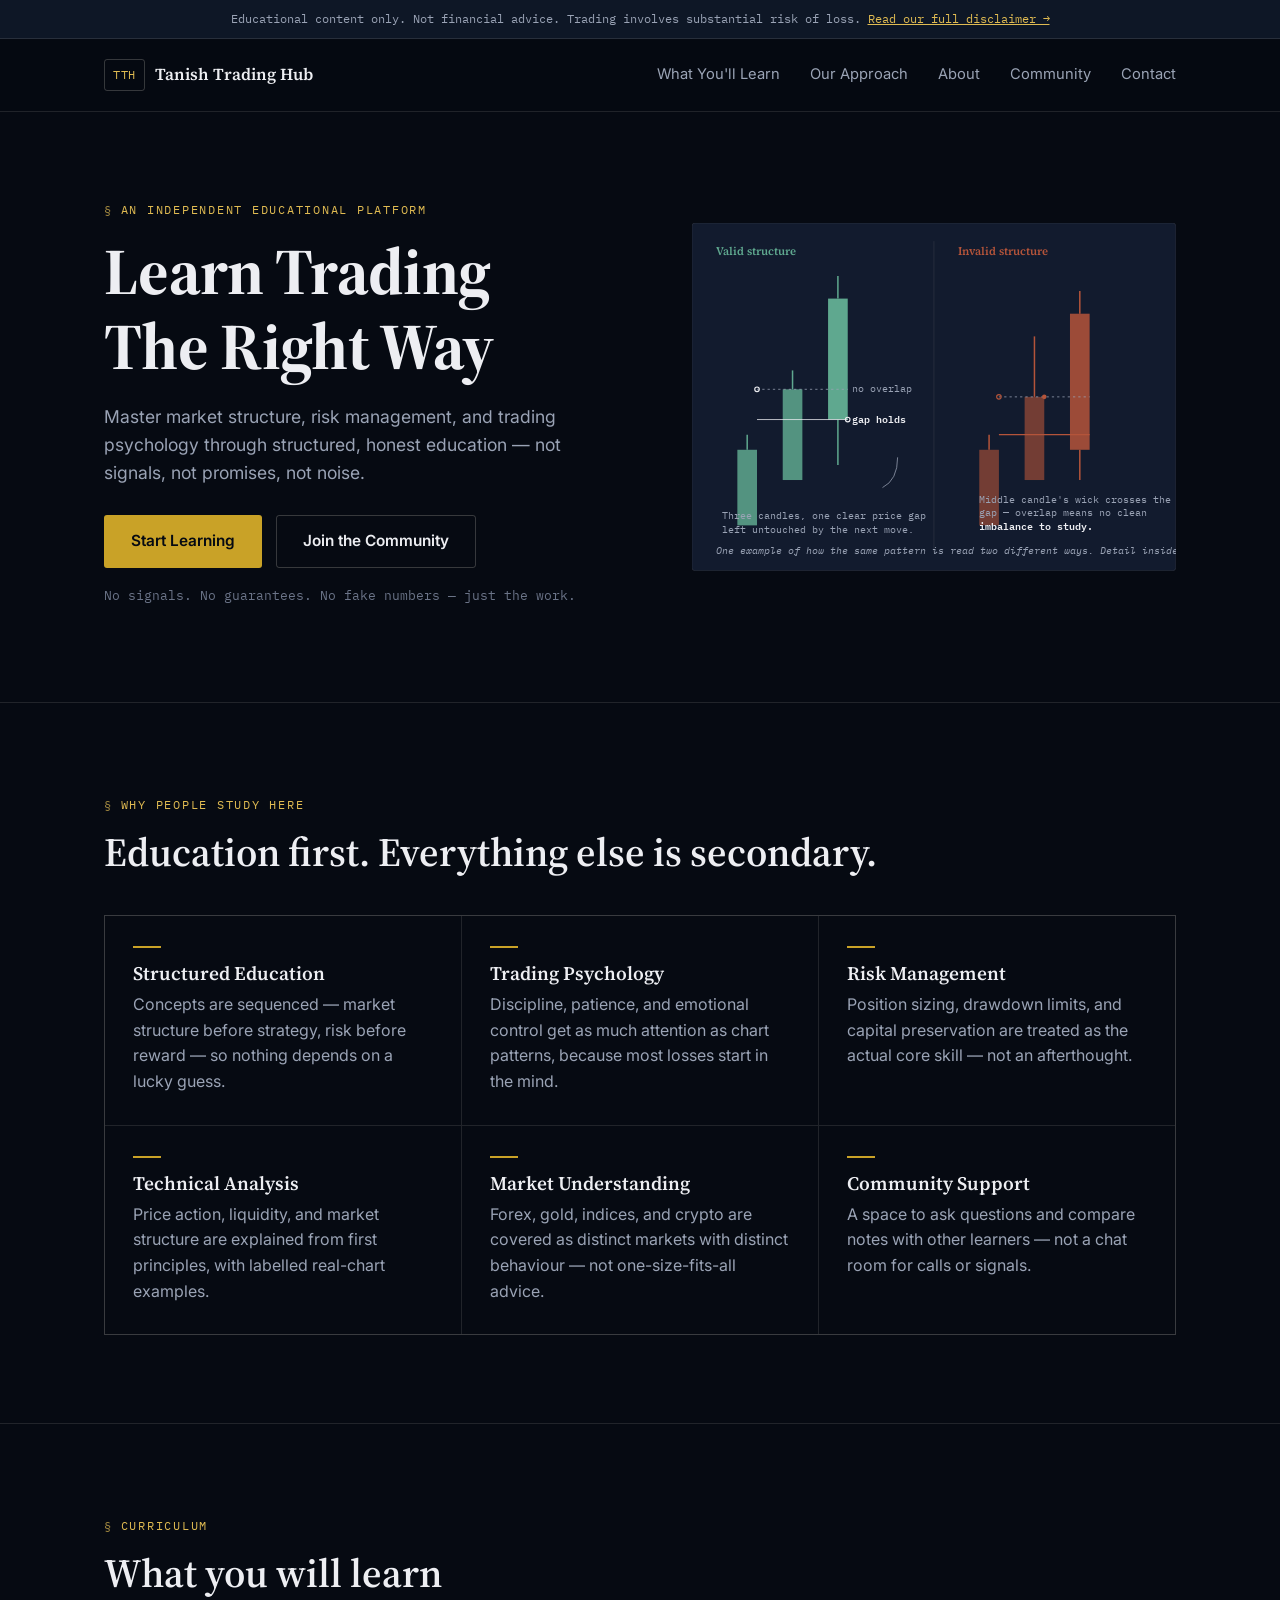
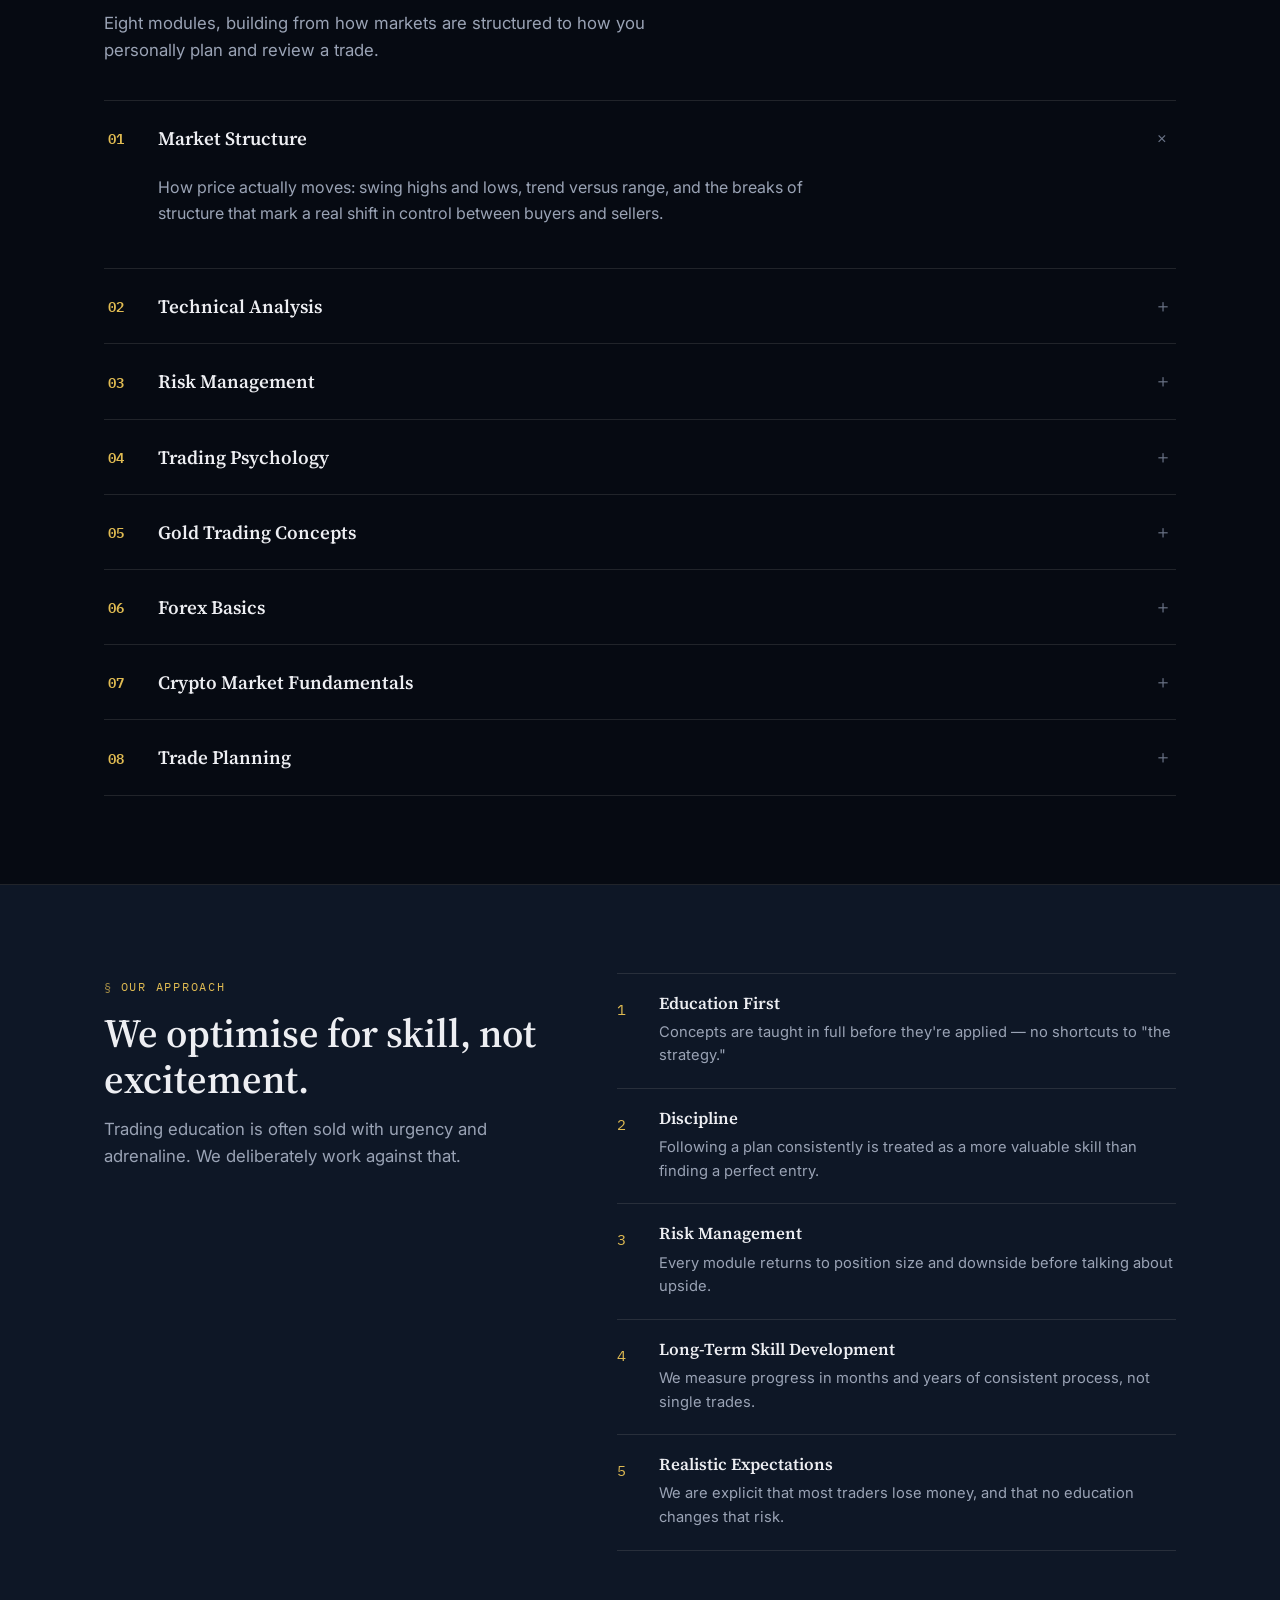
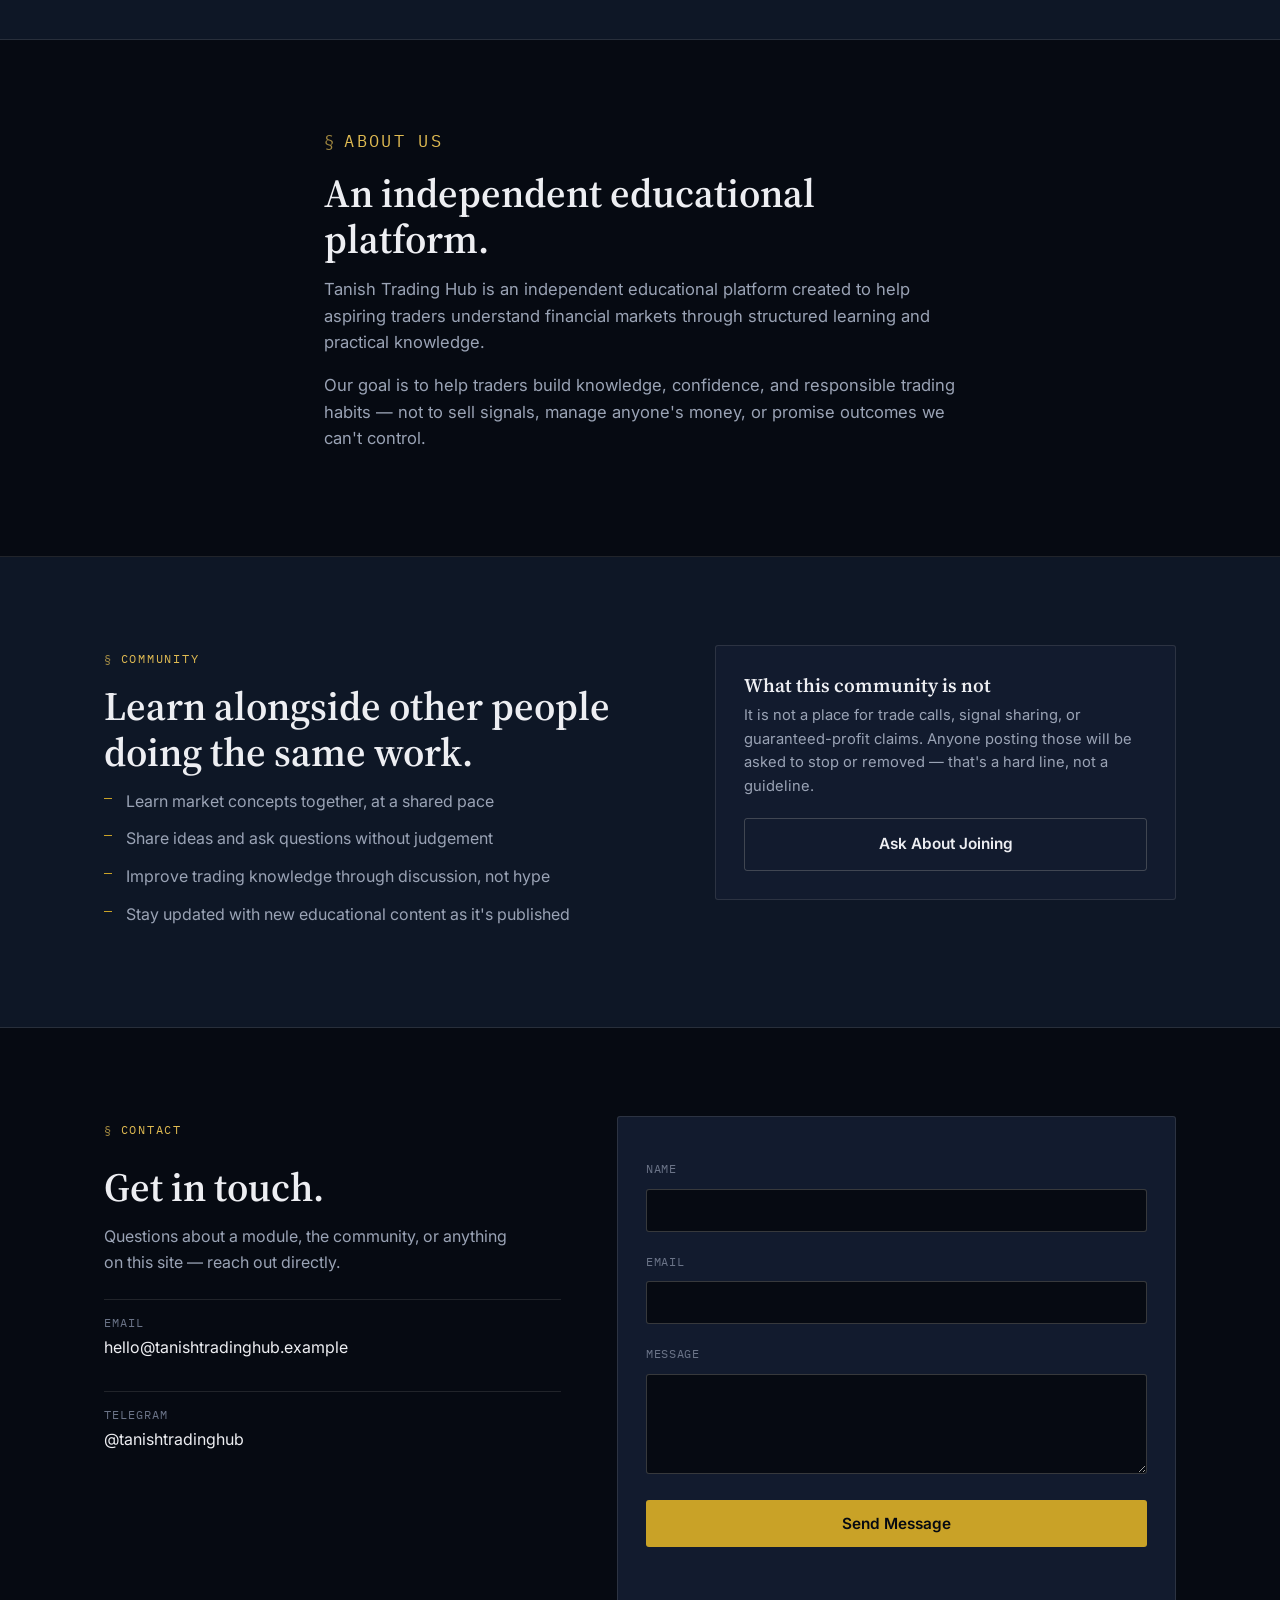
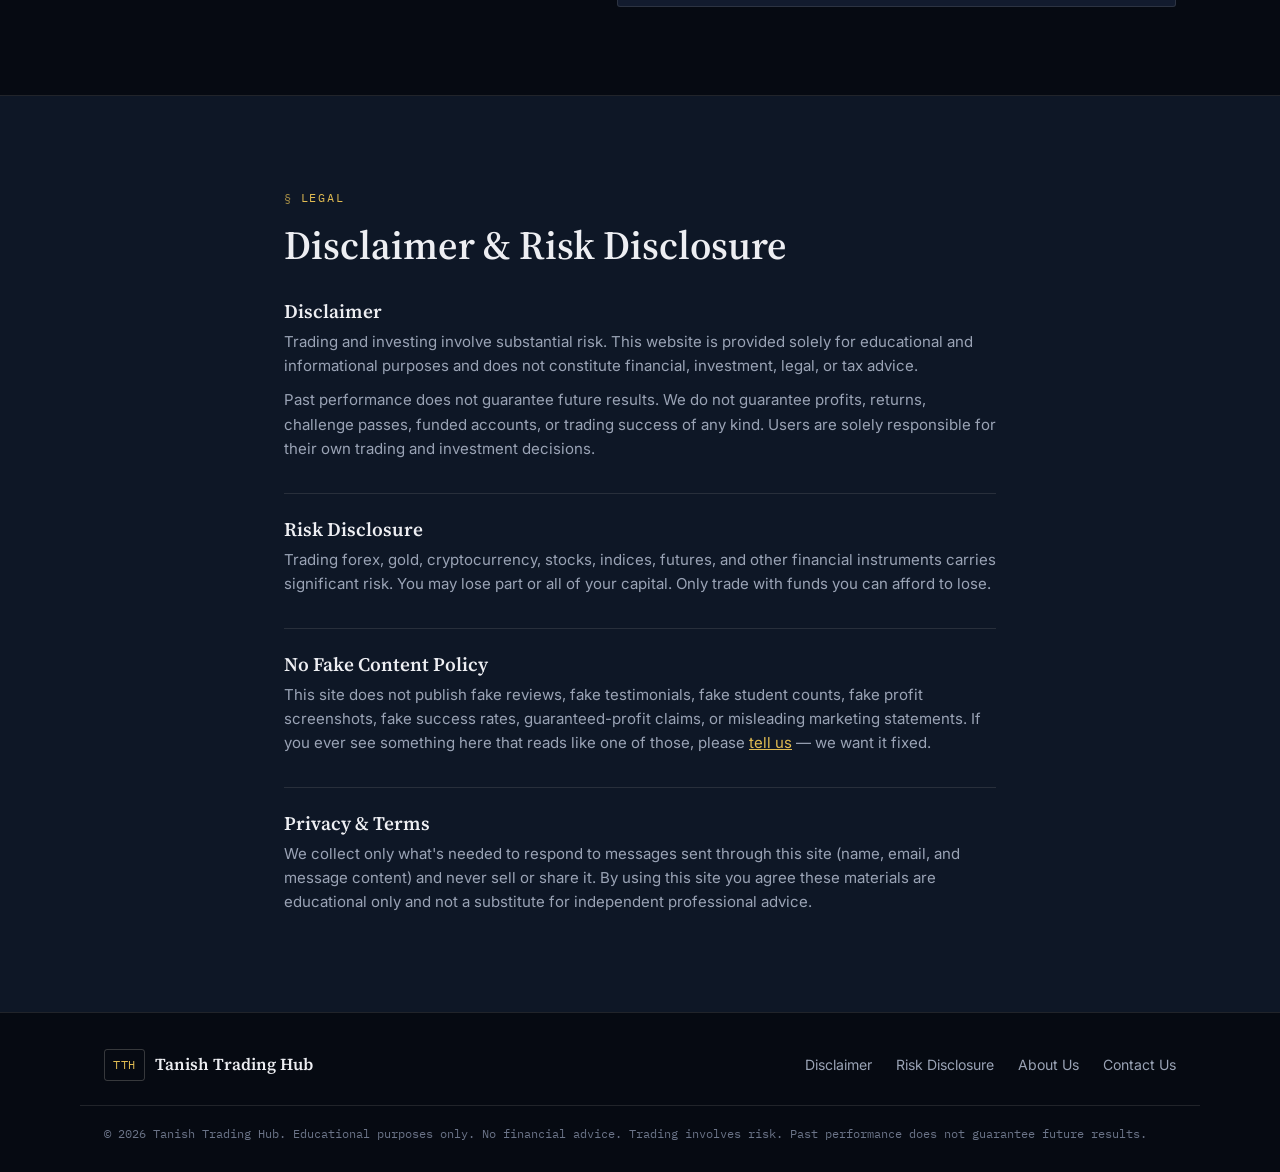
<file: index.html>
<!DOCTYPE html>
<html lang="en">
<head>
<meta charset="UTF-8">
<meta name="viewport" content="width=device-width, initial-scale=1.0">
<title>Tanish Trading Hub — Learn Trading The Right Way</title>
<meta name="description" content="Tanish Trading Hub is an independent educational platform teaching market structure, risk management, and trading psychology. Educational content only — not financial advice.">

<link rel="preconnect" href="https://fonts.googleapis.com">
<link rel="preconnect" href="https://fonts.gstatic.com" crossorigin>
<link href="https://fonts.googleapis.com/css2?family=Source+Serif+4:opsz,wght@8..60,400;8..60,500;8..60,600;8..60,700&family=Inter:wght@400;500;600;700&family=IBM+Plex+Mono:wght@400;500;600&display=swap" rel="stylesheet">

<link rel="stylesheet" href="style.css">
</head>
<body>

<!-- ============================================================
     SKIP LINK / ACCESSIBILITY
============================================================ -->
<a class="skip-link" href="#main">Skip to content</a>

<!-- ============================================================
     TOP NOTICE BAR — sets honest expectations immediately
============================================================ -->
<div class="notice-bar">
  <p>Educational content only. Not financial advice. Trading involves substantial risk of loss. <a href="#disclaimer">Read our full disclaimer →</a></p>
</div>

<!-- ============================================================
     HEADER / NAV
============================================================ -->
<header class="site-header">
  <div class="wrap header-inner">
    <a href="#main" class="brand">
      <span class="brand-mark" aria-hidden="true">TTH</span>
      <span class="brand-name">Tanish Trading Hub</span>
    </a>
    <nav class="main-nav" aria-label="Primary">
      <a href="#learn">What You'll Learn</a>
      <a href="#approach">Our Approach</a>
      <a href="#about">About</a>
      <a href="#community">Community</a>
      <a href="#contact">Contact</a>
    </nav>
    <button class="nav-toggle" id="navToggle" aria-expanded="false" aria-controls="mobileNav" aria-label="Open menu">
      <span></span><span></span><span></span>
    </button>
  </div>
  <nav class="mobile-nav" id="mobileNav" aria-label="Mobile">
    <a href="#learn">What You'll Learn</a>
    <a href="#approach">Our Approach</a>
    <a href="#about">About</a>
    <a href="#community">Community</a>
    <a href="#contact">Contact</a>
  </nav>
</header>

<main id="main">

<!-- ============================================================
     HERO
============================================================ -->
<section class="hero">
  <div class="wrap hero-inner">
    <div class="hero-copy">
      <p class="eyebrow">An independent educational platform</p>
      <h1>Learn Trading<br>The Right Way</h1>
      <p class="hero-sub">Master market structure, risk management, and trading psychology through structured, honest education — not signals, not promises, not noise.</p>
      <div class="hero-actions">
        <a href="#learn" class="btn btn-primary">Start Learning</a>
        <a href="#community" class="btn btn-secondary">Join the Community</a>
      </div>
      <p class="hero-fineprint">No signals. No guarantees. No fake numbers — just the work.</p>
    </div>

    <div class="hero-figure" aria-hidden="true">
      <!-- Signature diagram: annotated valid vs invalid market structure, hand-drawn feel -->
      <svg viewBox="0 0 640 460" xmlns="http://www.w3.org/2000/svg" role="img" aria-label="Diagram comparing a valid and an invalid price-imbalance pattern">
        <defs>
          <style>
            .lbl { font-family: 'IBM Plex Mono', monospace; font-size: 13px; fill: var(--ink-3); }
            .lbl-strong { font-family: 'IBM Plex Mono', monospace; font-size: 13px; fill: var(--paper); font-weight: 600; }
            .tag { font-family: 'Source Serif 4', serif; font-weight: 600; font-size: 15px; }
          </style>
        </defs>
        <rect x="0" y="0" width="640" height="460" rx="4" fill="var(--panel)" stroke="var(--line)" stroke-width="1"/>

        <!-- divider -->
        <line x1="320" y1="24" x2="320" y2="436" stroke="var(--line)" stroke-width="1"/>

        <!-- LEFT: valid structure -->
        <text x="32" y="42" class="tag" fill="var(--sage)">Valid structure</text>
        <rect x="60" y="300" width="26" height="100" fill="var(--sage)" opacity="0.85"/>
        <line x1="73" y1="280" x2="73" y2="300" stroke="var(--sage)" stroke-width="2"/>
        <rect x="120" y="220" width="26" height="120" fill="var(--sage)" opacity="0.85"/>
        <line x1="133" y1="195" x2="133" y2="220" stroke="var(--sage)" stroke-width="2"/>
        <rect x="180" y="100" width="26" height="160" fill="var(--sage)"/>
        <line x1="193" y1="70" x2="193" y2="100" stroke="var(--sage)" stroke-width="2"/>
        <line x1="193" y1="260" x2="193" y2="320" stroke="var(--sage)" stroke-width="2"/>
        <!-- gap markers -->
        <line x1="86" y1="220" x2="206" y2="220" stroke="var(--ink-3)" stroke-width="1" stroke-dasharray="3 4"/>
        <line x1="86" y1="260" x2="206" y2="260" stroke="var(--paper)" stroke-width="1"/>
        <circle cx="86" cy="220" r="3" fill="none" stroke="var(--paper)" stroke-width="1.5"/>
        <circle cx="206" cy="260" r="3" fill="none" stroke="var(--paper)" stroke-width="1.5"/>
        <text x="212" y="224" class="lbl">no overlap</text>
        <text x="212" y="264" class="lbl-strong">gap holds</text>
        <path d="M252 350 q20 -10 20 -40" stroke="var(--ink-3)" stroke-width="1" fill="none"/>
        <text x="40" y="392" class="lbl">Three candles, one clear price gap</text>
        <text x="40" y="410" class="lbl">left untouched by the next move.</text>

        <!-- RIGHT: invalid structure -->
        <text x="352" y="42" class="tag" fill="var(--clay)">Invalid structure</text>
        <rect x="380" y="300" width="26" height="100" fill="var(--clay)" opacity="0.6"/>
        <line x1="393" y1="280" x2="393" y2="300" stroke="var(--clay)" stroke-width="2"/>
        <rect x="440" y="230" width="26" height="110" fill="var(--clay)" opacity="0.6"/>
        <line x1="453" y1="150" x2="453" y2="230" stroke="var(--clay)" stroke-width="2"/>
        <rect x="500" y="120" width="26" height="180" fill="var(--clay)" opacity="0.85"/>
        <line x1="513" y1="90" x2="513" y2="120" stroke="var(--clay)" stroke-width="2"/>
        <line x1="513" y1="300" x2="513" y2="340" stroke="var(--clay)" stroke-width="2"/>
        <line x1="406" y1="230" x2="526" y2="230" stroke="var(--ink-3)" stroke-width="1" stroke-dasharray="3 4"/>
        <line x1="406" y1="280" x2="526" y2="280" stroke="var(--clay)" stroke-width="1.5"/>
        <circle cx="406" cy="230" r="3" fill="none" stroke="var(--clay)" stroke-width="1.5"/>
        <circle cx="466" cy="230" r="3" fill="var(--clay)"/>
        <text x="380" y="370" class="lbl">Middle candle's wick crosses the</text>
        <text x="380" y="388" class="lbl">gap — overlap means no clean</text>
        <text x="380" y="406" class="lbl-strong">imbalance to study.</text>

        <text x="32" y="438" class="lbl" fill="var(--ink-3)" font-style="italic">One example of how the same pattern is read two different ways. Detail inside.</text>
      </svg>
    </div>
  </div>
</section>

<!-- ============================================================
     WHY CHOOSE US
============================================================ -->
<section class="why" id="why">
  <div class="wrap">
    <p class="eyebrow">Why people study here</p>
    <h2>Education first. Everything else is secondary.</h2>
    <div class="why-grid">
      <article class="why-card">
        <h3>Structured Education</h3>
        <p>Concepts are sequenced — market structure before strategy, risk before reward — so nothing depends on a lucky guess.</p>
      </article>
      <article class="why-card">
        <h3>Trading Psychology</h3>
        <p>Discipline, patience, and emotional control get as much attention as chart patterns, because most losses start in the mind.</p>
      </article>
      <article class="why-card">
        <h3>Risk Management</h3>
        <p>Position sizing, drawdown limits, and capital preservation are treated as the actual core skill — not an afterthought.</p>
      </article>
      <article class="why-card">
        <h3>Technical Analysis</h3>
        <p>Price action, liquidity, and market structure are explained from first principles, with labelled real-chart examples.</p>
      </article>
      <article class="why-card">
        <h3>Market Understanding</h3>
        <p>Forex, gold, indices, and crypto are covered as distinct markets with distinct behaviour — not one-size-fits-all advice.</p>
      </article>
      <article class="why-card">
        <h3>Community Support</h3>
        <p>A space to ask questions and compare notes with other learners — not a chat room for calls or signals.</p>
      </article>
    </div>
  </div>
</section>

<!-- ============================================================
     WHAT YOU WILL LEARN — curriculum
============================================================ -->
<section class="learn" id="learn">
  <div class="wrap">
    <p class="eyebrow">Curriculum</p>
    <h2>What you will learn</h2>
    <p class="section-lead">Eight modules, building from how markets are structured to how you personally plan and review a trade.</p>

    <div class="module-list">
      <details class="module" open>
        <summary><span class="module-no">01</span> Market Structure <span class="chev" aria-hidden="true">＋</span></summary>
        <div class="module-body">
          <p>How price actually moves: swing highs and lows, trend versus range, and the breaks of structure that mark a real shift in control between buyers and sellers.</p>
        </div>
      </details>

      <details class="module">
        <summary><span class="module-no">02</span> Technical Analysis <span class="chev" aria-hidden="true">＋</span></summary>
        <div class="module-body">
          <p>Reading candles, support and resistance, and the higher-timeframe context that gives any individual setup meaning. Includes annotated walk-throughs of:</p>
          <div class="concept-grid">
            <div class="concept">
              <h4>Order Blocks</h4>
              <p>A cluster of candles right before a strong, decisive move — read on the chart as the footprint of larger participants entering the market.</p>
              <svg viewBox="0 0 280 170" class="concept-svg" role="img" aria-label="Order block diagram on daily and 15-minute timeframes">
                <rect x="0" y="0" width="280" height="170" fill="var(--paper-2)"/>
                <line x1="140" y1="14" x2="140" y2="156" stroke="var(--line)"/>
                <!-- left: daily -->
                <line x1="34" y1="70" x2="34" y2="118" stroke="var(--ink-1)" stroke-width="1.5"/>
                <rect x="28" y="78" width="12" height="34" fill="var(--ink-1)"/>
                <line x1="56" y1="60" x2="56" y2="100" stroke="var(--ink-1)" stroke-width="1.5"/>
                <rect x="50" y="62" width="12" height="32" fill="var(--paper)" stroke="var(--ink-1)"/>
                <line x1="78" y1="30" x2="78" y2="80" stroke="var(--ink-1)" stroke-width="1.5"/>
                <rect x="72" y="34" width="12" height="40" fill="var(--paper)" stroke="var(--ink-1)"/>
                <rect x="20" y="112" width="64" height="14" fill="var(--gold)" opacity="0.35"/>
                <text x="22" y="148" font-family="IBM Plex Mono, monospace" font-size="11" fill="var(--ink-3)">daily timeframe</text>
                <!-- right: 15m zoom -->
                <polyline points="160,90 168,95 176,88 184,100 192,96 200,80 208,70 216,62 224,55 232,50 240,46 248,42 256,40" fill="none" stroke="var(--sage)" stroke-width="2"/>
                <rect x="184" y="100" width="60" height="10" fill="var(--gold)" opacity="0.35"/>
                <text x="160" y="148" font-family="IBM Plex Mono, monospace" font-size="11" fill="var(--ink-3)">15-min timeframe</text>
              </svg>
            </div>
            <div class="concept">
              <h4>Liquidity Sweeps</h4>
              <p>A short, sharp move past an obvious high or low — clearing out stop orders resting there — just before price reverses in the opposite direction.</p>
              <svg viewBox="0 0 280 170" class="concept-svg" role="img" aria-label="Liquidity sweep diagram showing price dipping below a level before reversing higher">
                <rect x="0" y="0" width="280" height="170" fill="var(--paper-2)"/>
                <polyline points="20,130 55,80 80,105 100,92 130,125 150,138 175,100 230,28" fill="none" stroke="var(--ink-1)" stroke-width="2"/>
                <line x1="100" y1="125" x2="175" y2="125" stroke="var(--clay)" stroke-width="1.5" stroke-dasharray="4 3"/>
                <circle cx="150" cy="138" r="4" fill="var(--clay)"/>
                <text x="100" y="150" font-family="IBM Plex Mono, monospace" font-size="11" fill="var(--clay)">sweep below level</text>
                <text x="178" y="60" font-family="IBM Plex Mono, monospace" font-size="11" fill="var(--sage)">reversal</text>
              </svg>
            </div>
            <div class="concept">
              <h4>Fair Value Gaps</h4>
              <p>A three-candle imbalance left behind by a fast move — one candle's wick fails to overlap the next, leaving a visible, unfilled gap in price.</p>
              <svg viewBox="0 0 280 170" class="concept-svg" role="img" aria-label="Fair value gap diagram showing a price gap between three candles">
                <rect x="0" y="0" width="280" height="170" fill="var(--paper-2)"/>
                <line x1="60" y1="120" x2="60" y2="150" stroke="var(--ink-1)" stroke-width="1.5"/>
                <rect x="52" y="130" width="16" height="20" fill="var(--ink-1)"/>
                <line x1="110" y1="80" x2="110" y2="135" stroke="var(--sage)" stroke-width="1.5"/>
                <rect x="102" y="88" width="16" height="40" fill="var(--paper)" stroke="var(--sage)"/>
                <line x1="160" y1="30" x2="160" y2="100" stroke="var(--sage)" stroke-width="1.5"/>
                <rect x="152" y="34" width="16" height="56" fill="var(--sage)"/>
                <line x1="68" y1="118" x2="160" y2="118" stroke="var(--ink-3)" stroke-width="1" stroke-dasharray="3 4"/>
                <line x1="68" y1="100" x2="160" y2="100" stroke="var(--gold)" stroke-width="1.5"/>
                <rect x="68" y="100" width="92" height="18" fill="var(--gold)" opacity="0.25"/>
                <text x="180" y="112" font-family="IBM Plex Mono, monospace" font-size="11" fill="var(--gold-text)">unfilled gap</text>
              </svg>
            </div>
          </div>
          <p class="module-note">These are descriptive tools for reading a chart, not predictive signals — every pattern fails sometimes, and none of them remove the need for risk management.</p>
        </div>
      </details>

      <details class="module">
        <summary><span class="module-no">03</span> Risk Management <span class="chev" aria-hidden="true">＋</span></summary>
        <div class="module-body">
          <p>Position sizing, stop placement, risk-per-trade limits, and why protecting capital matters more than any single winning trade.</p>
        </div>
      </details>

      <details class="module">
        <summary><span class="module-no">04</span> Trading Psychology <span class="chev" aria-hidden="true">＋</span></summary>
        <div class="module-body">
          <p>Recognising revenge trading, overconfidence, and fear-driven exits — and building habits that hold up under real pressure.</p>
        </div>
      </details>

      <details class="module">
        <summary><span class="module-no">05</span> Gold Trading Concepts <span class="chev" aria-hidden="true">＋</span></summary>
        <div class="module-body">
          <p>What moves gold specifically: real yields, the dollar, and risk sentiment, and how its volatility differs from other markets.</p>
        </div>
      </details>

      <details class="module">
        <summary><span class="module-no">06</span> Forex Basics <span class="chev" aria-hidden="true">＋</span></summary>
        <div class="module-body">
          <p>Currency pairs, pip value, sessions and overlaps, and the macro calendar events that tend to move the forex market.</p>
        </div>
      </details>

      <details class="module">
        <summary><span class="module-no">07</span> Crypto Market Fundamentals <span class="chev" aria-hidden="true">＋</span></summary>
        <div class="module-body">
          <p>How crypto's 24/7 nature, liquidity gaps, and narrative-driven swings change the way structure and risk should be approached.</p>
        </div>
      </details>

      <details class="module">
        <summary><span class="module-no">08</span> Trade Planning <span class="chev" aria-hidden="true">＋</span></summary>
        <div class="module-body">
          <p>Writing a plan before entry — thesis, invalidation, target, and size — and reviewing the outcome honestly afterward.</p>
        </div>
      </details>
    </div>
  </div>
</section>

<!-- ============================================================
     OUR APPROACH
============================================================ -->
<section class="approach" id="approach">
  <div class="wrap approach-inner">
    <div class="approach-copy">
      <p class="eyebrow">Our approach</p>
      <h2>We optimise for skill, not excitement.</h2>
      <p class="section-lead">Trading education is often sold with urgency and adrenaline. We deliberately work against that.</p>
    </div>
    <ul class="approach-list">
      <li><span class="approach-num">1</span><div><h3>Education First</h3><p>Concepts are taught in full before they're applied — no shortcuts to "the strategy."</p></div></li>
      <li><span class="approach-num">2</span><div><h3>Discipline</h3><p>Following a plan consistently is treated as a more valuable skill than finding a perfect entry.</p></div></li>
      <li><span class="approach-num">3</span><div><h3>Risk Management</h3><p>Every module returns to position size and downside before talking about upside.</p></div></li>
      <li><span class="approach-num">4</span><div><h3>Long-Term Skill Development</h3><p>We measure progress in months and years of consistent process, not single trades.</p></div></li>
      <li><span class="approach-num">5</span><div><h3>Realistic Expectations</h3><p>We are explicit that most traders lose money, and that no education changes that risk.</p></div></li>
    </ul>
  </div>
</section>

<!-- ============================================================
     ABOUT
============================================================ -->
<section class="about" id="about">
  <div class="wrap about-inner">
    <p class="eyebrow">About us</p>
    <h2>An independent educational platform.</h2>
    <p>Tanish Trading Hub is an independent educational platform created to help aspiring traders understand financial markets through structured learning and practical knowledge.</p>
    <p>Our goal is to help traders build knowledge, confidence, and responsible trading habits — not to sell signals, manage anyone's money, or promise outcomes we can't control.</p>
  </div>
</section>

<!-- ============================================================
     COMMUNITY
============================================================ -->
<section class="community" id="community">
  <div class="wrap community-inner">
    <div>
      <p class="eyebrow">Community</p>
      <h2>Learn alongside other people doing the same work.</h2>
      <ul class="plain-list">
        <li>Learn market concepts together, at a shared pace</li>
        <li>Share ideas and ask questions without judgement</li>
        <li>Improve trading knowledge through discussion, not hype</li>
        <li>Stay updated with new educational content as it's published</li>
      </ul>
    </div>
    <div class="community-card">
      <h3>What this community is not</h3>
      <p>It is not a place for trade calls, signal sharing, or guaranteed-profit claims. Anyone posting those will be asked to stop or removed — that's a hard line, not a guideline.</p>
      <a href="#contact" class="btn btn-secondary btn-block">Ask About Joining</a>
    </div>
  </div>
</section>

<!-- ============================================================
     CONTACT
============================================================ -->
<section class="contact" id="contact">
  <div class="wrap contact-inner">
    <div class="contact-copy">
      <p class="eyebrow">Contact</p>
      <h2>Get in touch.</h2>
      <p>Questions about a module, the community, or anything on this site — reach out directly.</p>
      <div class="contact-methods">
        <a href="mailto:hello@tanishtradinghub.example">
          <span class="contact-label">Email</span>
          <span class="contact-value">hello@tanishtradinghub.example</span>
        </a>
        <a href="https://t.me/tanishtradinghub" target="_blank" rel="noopener">
          <span class="contact-label">Telegram</span>
          <span class="contact-value">@tanishtradinghub</span>
        </a>
      </div>
    </div>

    <form class="contact-form" id="contactForm">
      <label for="cf-name">Name</label>
      <input type="text" id="cf-name" name="name" required>

      <label for="cf-email">Email</label>
      <input type="email" id="cf-email" name="email" required>

      <label for="cf-message">Message</label>
      <textarea id="cf-message" name="message" rows="4" required></textarea>

      <button type="submit" class="btn btn-primary btn-block">Send Message</button>
      <p class="form-status" id="formStatus" role="status"></p>
    </form>
  </div>
</section>

<!-- ============================================================
     LEGAL: DISCLAIMER / RISK DISCLOSURE
============================================================ -->
<section class="legal" id="disclaimer">
  <div class="wrap legal-inner">
    <p class="eyebrow">Legal</p>
    <h2>Disclaimer &amp; Risk Disclosure</h2>

    <div class="legal-block">
      <h3>Disclaimer</h3>
      <p>Trading and investing involve substantial risk. This website is provided solely for educational and informational purposes and does not constitute financial, investment, legal, or tax advice.</p>
      <p>Past performance does not guarantee future results. We do not guarantee profits, returns, challenge passes, funded accounts, or trading success of any kind. Users are solely responsible for their own trading and investment decisions.</p>
    </div>

    <div class="legal-block">
      <h3>Risk Disclosure</h3>
      <p>Trading forex, gold, cryptocurrency, stocks, indices, futures, and other financial instruments carries significant risk. You may lose part or all of your capital. Only trade with funds you can afford to lose.</p>
    </div>

    <div class="legal-block">
      <h3>No Fake Content Policy</h3>
      <p>This site does not publish fake reviews, fake testimonials, fake student counts, fake profit screenshots, fake success rates, guaranteed-profit claims, or misleading marketing statements. If you ever see something here that reads like one of those, please <a href="#contact">tell us</a> — we want it fixed.</p>
    </div>

    <div class="legal-block">
      <h3>Privacy &amp; Terms</h3>
      <p>We collect only what's needed to respond to messages sent through this site (name, email, and message content) and never sell or share it. By using this site you agree these materials are educational only and not a substitute for independent professional advice.</p>
    </div>
  </div>
</section>

</main>

<!-- ============================================================
     FOOTER
============================================================ -->
<footer class="site-footer">
  <div class="wrap footer-inner">
    <div class="footer-brand">
      <span class="brand-mark" aria-hidden="true">TTH</span>
      <span class="brand-name">Tanish Trading Hub</span>
    </div>
    <nav class="footer-nav" aria-label="Footer">
      <a href="#disclaimer">Disclaimer</a>
      <a href="#disclaimer">Risk Disclosure</a>
      <a href="#about">About Us</a>
      <a href="#contact">Contact Us</a>
    </nav>
  </div>
  <div class="wrap footer-fine">
    <p>© 2026 Tanish Trading Hub. Educational purposes only. No financial advice. Trading involves risk. Past performance does not guarantee future results.</p>
  </div>
</footer>

<script src="script.js"></script>
</body>
</html>
</file>
<file: style.css>
/* ==================================================================
   TANISH TRADING HUB — Design tokens
   Direction: editorial "research note", not SaaS glassmorphism.
   Palette: ink navy, paper text, muted slate panels, restrained
   gold accent, sage (valid/calm), clay (risk/warning).
   ================================================================== */
:root{
  --ink-0:      #060a12;   /* page base, near-black navy */
  --ink-1:      #0e1726;   /* deepest panel */
  --panel:      #121b2e;   /* card / diagram background */
  --paper-2:    #182338;   /* secondary panel, concept cards */
  --line:       rgba(225, 222, 209, 0.12);
  --line-strong:rgba(225, 222, 209, 0.22);

  --paper:      #EDEEF2;   /* primary text */
  --ink-3:      #9aa3b5;   /* secondary text */
  --ink-4:      #6b7488;   /* tertiary / fine print */

  --gold:       #c9a227;   /* restrained accent, never neon */
  --gold-text:  #e0bb52;
  --sage:       #5fa88f;   /* valid / calm / educational marker */
  --clay:       #b4543a;   /* risk / invalid marker */

  --f-display: 'Source Serif 4', serif;
  --f-body:    'Inter', sans-serif;
  --f-mono:    'IBM Plex Mono', monospace;

  --radius: 3px;
  --wrap-w: 1120px;
}

*{ margin:0; padding:0; box-sizing:border-box; }
html{ scroll-behavior:smooth; }
body{
  background:var(--ink-0);
  color:var(--paper);
  font-family:var(--f-body);
  line-height:1.6;
  -webkit-font-smoothing:antialiased;
}
img{ max-width:100%; display:block; }
a{ color:inherit; text-decoration:none; }
ul{ list-style:none; }
button{ font-family:inherit; cursor:pointer; }

::selection{ background:var(--gold); color:var(--ink-0); }

.wrap{ max-width:var(--wrap-w); margin:0 auto; padding:0 24px; }

.skip-link{
  position:absolute; left:-999px; top:auto;
}
.skip-link:focus{
  left:16px; top:16px; z-index:999;
  background:var(--gold); color:var(--ink-0);
  padding:10px 16px; border-radius:var(--radius);
}

:focus-visible{
  outline:2px solid var(--gold);
  outline-offset:3px;
}

@media (prefers-reduced-motion: reduce){
  *{ animation-duration:0.01ms !important; transition-duration:0.01ms !important; }
  html{ scroll-behavior:auto; }
}

/* ==================================================================
   TYPE SCALE
   ================================================================== */
h1, h2, h3, h4{ font-family:var(--f-display); font-weight:600; color:var(--paper); line-height:1.15; }
h1{ font-size:clamp(2.4rem, 5.6vw, 4.1rem); font-weight:700; letter-spacing:-0.01em; }
h2{ font-size:clamp(1.7rem, 3.2vw, 2.5rem); margin-bottom:14px; }
h3{ font-size:1.2rem; margin-bottom:8px; }
h4{ font-size:1.02rem; margin-bottom:6px; }

p{ color:var(--ink-3); }

.eyebrow{
  font-family:var(--f-mono); font-size:0.78rem; letter-spacing:0.14em;
  text-transform:uppercase; color:var(--gold-text);
  margin-bottom:14px; display:inline-flex; align-items:center; gap:8px;
}
.eyebrow::before{ content:'§'; opacity:0.7; }

.section-lead{
  max-width:620px; font-size:1.05rem; margin-top:6px;
}

/* ==================================================================
   BUTTONS
   ================================================================== */
.btn{
  display:inline-flex; align-items:center; justify-content:center;
  padding:13px 26px; border-radius:var(--radius); font-weight:600;
  font-size:0.96rem; border:1px solid transparent;
  transition:transform 0.18s ease, background 0.18s ease, border-color 0.18s ease;
  white-space:nowrap;
}
.btn-primary{
  background:var(--gold); color:var(--ink-0);
}
.btn-primary:hover{ transform:translateY(-1px); background:var(--gold-text); }
.btn-secondary{
  background:transparent; color:var(--paper); border-color:var(--line-strong);
}
.btn-secondary:hover{ border-color:var(--gold); color:var(--gold-text); }
.btn-block{ width:100%; }

/* ==================================================================
   NOTICE BAR
   ================================================================== */
.notice-bar{
  background:var(--ink-1); border-bottom:1px solid var(--line);
  text-align:center; padding:9px 16px;
}
.notice-bar p{
  font-family:var(--f-mono); font-size:0.78rem; color:var(--ink-3);
}
.notice-bar a{ color:var(--gold-text); text-decoration:underline; }

/* ==================================================================
   HEADER
   ================================================================== */
.site-header{
  position:sticky; top:0; z-index:50;
  background:rgba(6,10,18,0.92); backdrop-filter:blur(8px);
  border-bottom:1px solid var(--line);
}
.header-inner{
  display:flex; align-items:center; justify-content:space-between;
  height:72px;
}
.brand{ display:flex; align-items:center; gap:10px; }
.brand-mark{
  font-family:var(--f-mono); font-size:0.78rem; letter-spacing:0.05em;
  border:1px solid var(--line-strong); border-radius:var(--radius);
  padding:5px 8px; color:var(--gold-text);
}
.brand-name{ font-family:var(--f-display); font-weight:600; font-size:1.05rem; }

.main-nav{ display:flex; gap:30px; }
.main-nav a{
  font-size:0.92rem; color:var(--ink-3); transition:color 0.15s ease;
}
.main-nav a:hover{ color:var(--paper); }

.nav-toggle{ display:none; background:none; border:none; flex-direction:column; gap:5px; padding:6px; }
.nav-toggle span{ width:22px; height:1.5px; background:var(--paper); display:block; }

.mobile-nav{
  display:none; flex-direction:column;
  background:var(--ink-1); border-bottom:1px solid var(--line);
}
.mobile-nav a{ padding:14px 24px; border-top:1px solid var(--line); color:var(--ink-3); }
.mobile-nav.open{ display:flex; }

@media (max-width: 860px){
  .main-nav{ display:none; }
  .nav-toggle{ display:flex; }
}

/* ==================================================================
   HERO
   ================================================================== */
.hero{ padding:84px 0 96px; border-bottom:1px solid var(--line); }
.hero-inner{
  display:grid; grid-template-columns:1.1fr 1fr; gap:56px; align-items:center;
}
.hero-copy h1{ margin-bottom:18px; }
.hero-sub{ font-size:1.1rem; max-width:480px; margin-bottom:28px; }
.hero-actions{ display:flex; gap:14px; flex-wrap:wrap; margin-bottom:18px; }
.hero-fineprint{ font-family:var(--f-mono); font-size:0.8rem; color:var(--ink-4); }

.hero-figure svg{ width:100%; height:auto; }

@media (max-width: 920px){
  .hero-inner{ grid-template-columns:1fr; }
  .hero{ padding:56px 0 64px; }
}

/* ==================================================================
   WHY GRID
   ================================================================== */
.why{ padding:88px 0; border-bottom:1px solid var(--line); }
.why-grid{
  display:grid; grid-template-columns:repeat(3, 1fr); gap:1px;
  background:var(--line); border:1px solid var(--line); margin-top:40px;
}
.why-card{
  background:var(--ink-0); padding:30px 28px;
}
.why-card h3::before{ content:''; display:block; width:28px; height:2px; background:var(--gold); margin-bottom:14px; }

@media (max-width: 860px){ .why-grid{ grid-template-columns:repeat(2,1fr); } }
@media (max-width: 600px){ .why-grid{ grid-template-columns:1fr; } }

/* ==================================================================
   LEARN / MODULES (accordion)
   ================================================================== */
.learn{ padding:88px 0; border-bottom:1px solid var(--line); }
.module-list{ margin-top:36px; border-top:1px solid var(--line); }
.module{ border-bottom:1px solid var(--line); }
.module summary{
  list-style:none; cursor:pointer; display:flex; align-items:center; gap:18px;
  padding:22px 4px; font-family:var(--f-display); font-size:1.18rem; font-weight:600;
  color:var(--paper); user-select:none;
}
.module summary::-webkit-details-marker{ display:none; }
.module-no{
  font-family:var(--f-mono); font-size:0.85rem; color:var(--gold-text);
  width:32px; flex:none;
}
.chev{ margin-left:auto; font-size:1.1rem; color:var(--ink-4); transition:transform 0.2s ease; font-weight:400; }
.module[open] .chev{ transform:rotate(45deg); }
.module-body{ padding:0 4px 28px 54px; max-width:760px; }
.module-body p{ margin-bottom:14px; }
.module-note{
  font-size:0.9rem; border-left:2px solid var(--gold); padding-left:14px;
  color:var(--ink-4); font-style:italic;
}

.concept-grid{
  display:grid; grid-template-columns:repeat(3, 1fr); gap:20px; margin:18px 0 20px;
}
.concept{
  background:var(--panel); border:1px solid var(--line); border-radius:var(--radius);
  padding:16px;
}
.concept h4{ color:var(--gold-text); }
.concept p{ font-size:0.88rem; margin-bottom:12px; }
.concept-svg{ width:100%; height:auto; border-radius:2px; }

@media (max-width: 860px){ .concept-grid{ grid-template-columns:1fr; } }
@media (max-width: 700px){ .module-body{ padding-left:4px; } }

/* ==================================================================
   APPROACH
   ================================================================== */
.approach{ padding:88px 0; border-bottom:1px solid var(--line); background:var(--ink-1); }
.approach-inner{ display:grid; grid-template-columns:0.9fr 1.1fr; gap:56px; }
.approach-list li{
  display:flex; gap:18px; padding:20px 0; border-top:1px solid var(--line);
}
.approach-list li:last-child{ border-bottom:1px solid var(--line); }
.approach-num{
  font-family:var(--f-mono); color:var(--gold-text); font-size:0.95rem;
  flex:none; width:24px; padding-top:3px;
}
.approach-list h3{ font-size:1.05rem; }
.approach-list p{ font-size:0.92rem; }

@media (max-width: 860px){ .approach-inner{ grid-template-columns:1fr; } }

/* ==================================================================
   ABOUT
   ================================================================== */
.about{ padding:88px 0; border-bottom:1px solid var(--line); }
.about-inner{ max-width:680px; }
.about p{ font-size:1.04rem; margin-bottom:16px; }

/* ==================================================================
   COMMUNITY
   ================================================================== */
.community{ padding:88px 0; border-bottom:1px solid var(--line); background:var(--ink-1); }
.community-inner{ display:grid; grid-template-columns:1.1fr 0.9fr; gap:48px; align-items:start; }
.plain-list li{
  position:relative; padding-left:22px; margin-bottom:12px; color:var(--ink-3);
}
.plain-list li::before{
  content:''; position:absolute; left:0; top:9px; width:8px; height:1px; background:var(--gold);
}
.community-card{
  background:var(--panel); border:1px solid var(--line); border-radius:var(--radius); padding:28px;
}
.community-card p{ font-size:0.92rem; margin-bottom:20px; }

@media (max-width: 860px){ .community-inner{ grid-template-columns:1fr; } }

/* ==================================================================
   CONTACT
   ================================================================== */
.contact{ padding:88px 0; border-bottom:1px solid var(--line); }
.contact-inner{ display:grid; grid-template-columns:0.9fr 1.1fr; gap:56px; }
.contact-copy p{ margin-bottom:24px; max-width:420px; }
.contact-methods{ display:flex; flex-direction:column; gap:16px; }
.contact-methods a{
  display:flex; flex-direction:column; gap:2px; padding:14px 0;
  border-top:1px solid var(--line);
}
.contact-label{ font-family:var(--f-mono); font-size:0.74rem; letter-spacing:0.08em; text-transform:uppercase; color:var(--ink-4); }
.contact-value{ color:var(--paper); font-size:1rem; }
.contact-methods a:hover .contact-value{ color:var(--gold-text); }

.contact-form{
  background:var(--panel); border:1px solid var(--line); border-radius:var(--radius);
  padding:28px; display:flex; flex-direction:column; gap:6px;
}
.contact-form label{
  font-family:var(--f-mono); font-size:0.76rem; letter-spacing:0.05em;
  text-transform:uppercase; color:var(--ink-4); margin-top:14px;
}
.contact-form input, .contact-form textarea{
  background:var(--ink-0); border:1px solid var(--line-strong); border-radius:var(--radius);
  padding:11px 12px; color:var(--paper); font-family:var(--f-body); font-size:0.95rem;
  margin-top:4px;
}
.contact-form input:focus, .contact-form textarea:focus{ border-color:var(--gold); }
.contact-form button{ margin-top:20px; }
.form-status{ font-family:var(--f-mono); font-size:0.82rem; color:var(--sage); margin-top:10px; min-height:1.2em; }

@media (max-width: 860px){ .contact-inner{ grid-template-columns:1fr; } }

/* ==================================================================
   LEGAL
   ================================================================== */
.legal{ padding:88px 0; background:var(--ink-1); }
.legal-inner{ max-width:760px; }
.legal-block{ margin-top:32px; padding-top:24px; border-top:1px solid var(--line); }
.legal-block:first-of-type{ border-top:none; padding-top:0; }
.legal-block p{ font-size:0.94rem; margin-bottom:10px; }
.legal-block a{ color:var(--gold-text); text-decoration:underline; }

/* ==================================================================
   FOOTER
   ================================================================== */
.site-footer{ border-top:1px solid var(--line); padding:36px 0 28px; }
.footer-inner{
  display:flex; align-items:center; justify-content:space-between; flex-wrap:wrap; gap:18px;
  padding-bottom:24px;
}
.footer-brand{ display:flex; align-items:center; gap:10px; }
.footer-nav{ display:flex; gap:24px; flex-wrap:wrap; }
.footer-nav a{ font-size:0.88rem; color:var(--ink-3); }
.footer-nav a:hover{ color:var(--paper); }
.footer-fine{ padding-top:18px; border-top:1px solid var(--line); }
.footer-fine p{ font-family:var(--f-mono); font-size:0.76rem; color:var(--ink-4); }
</file>
